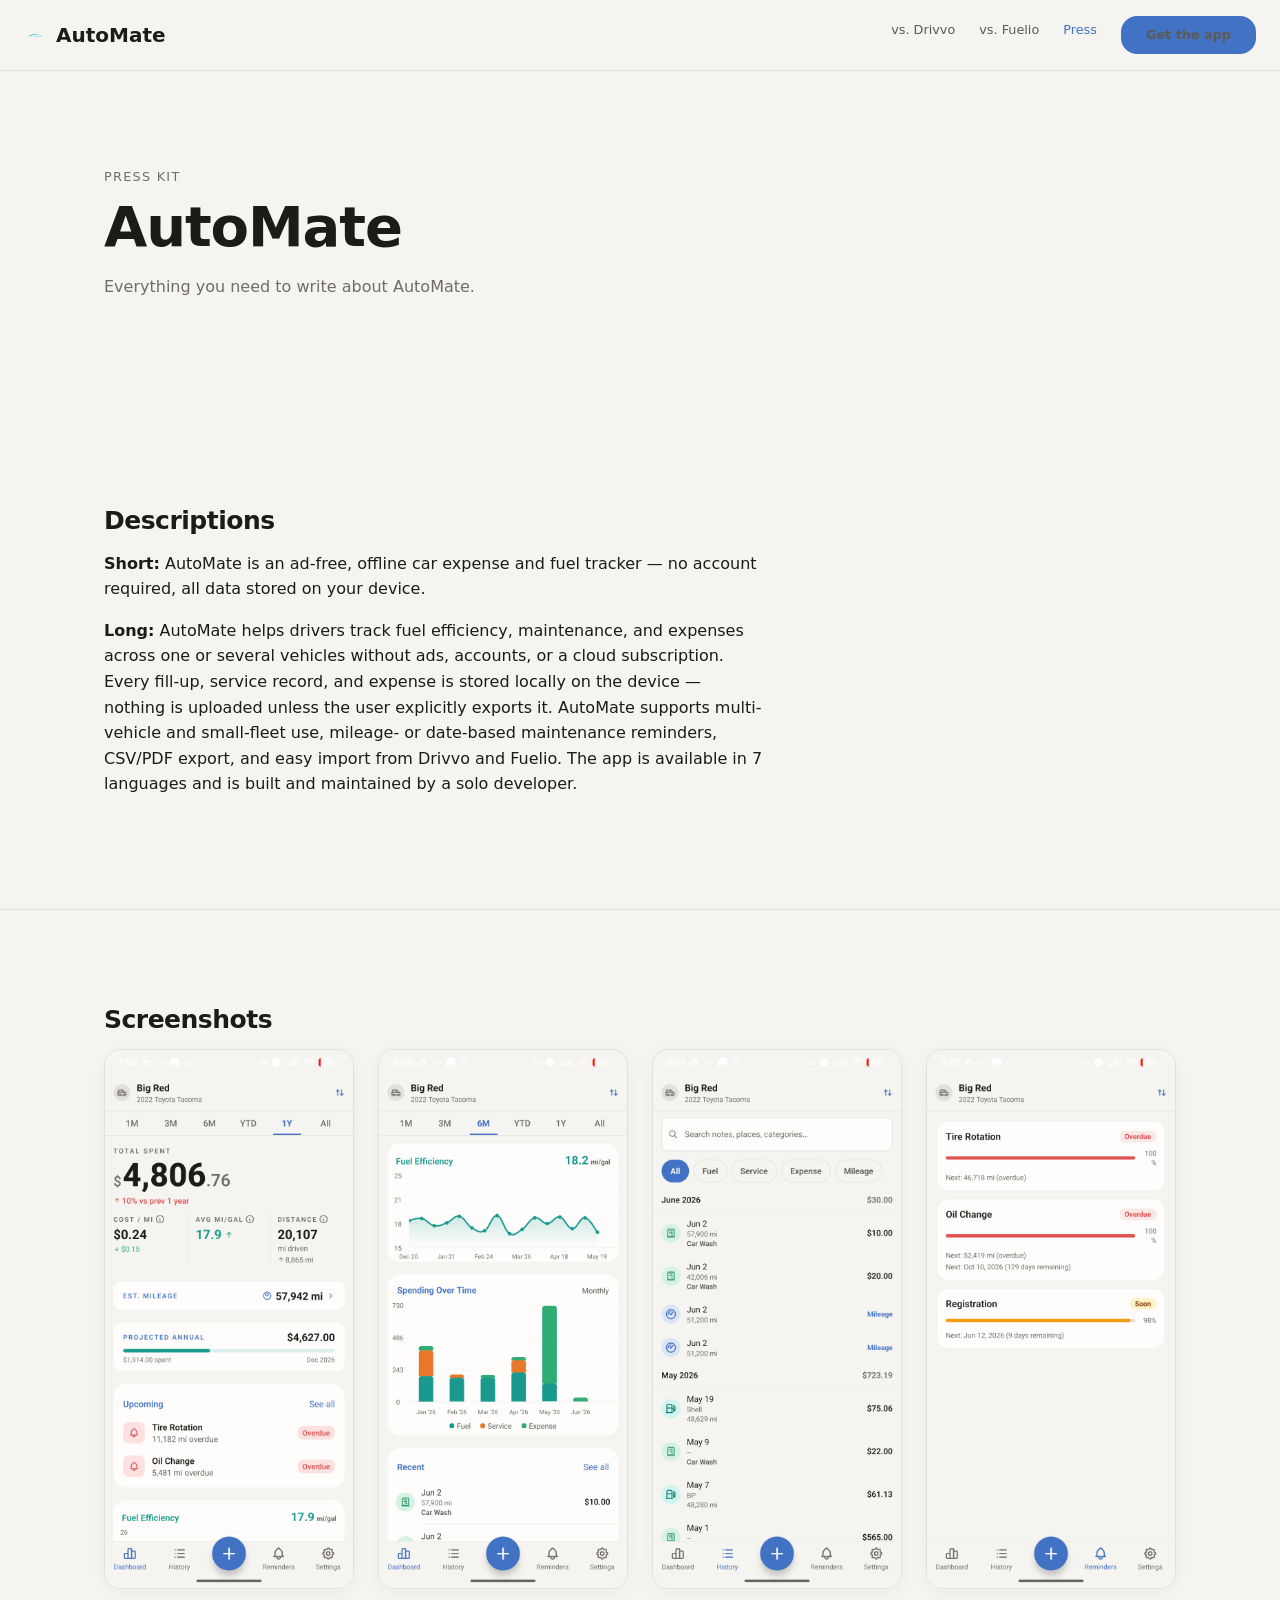
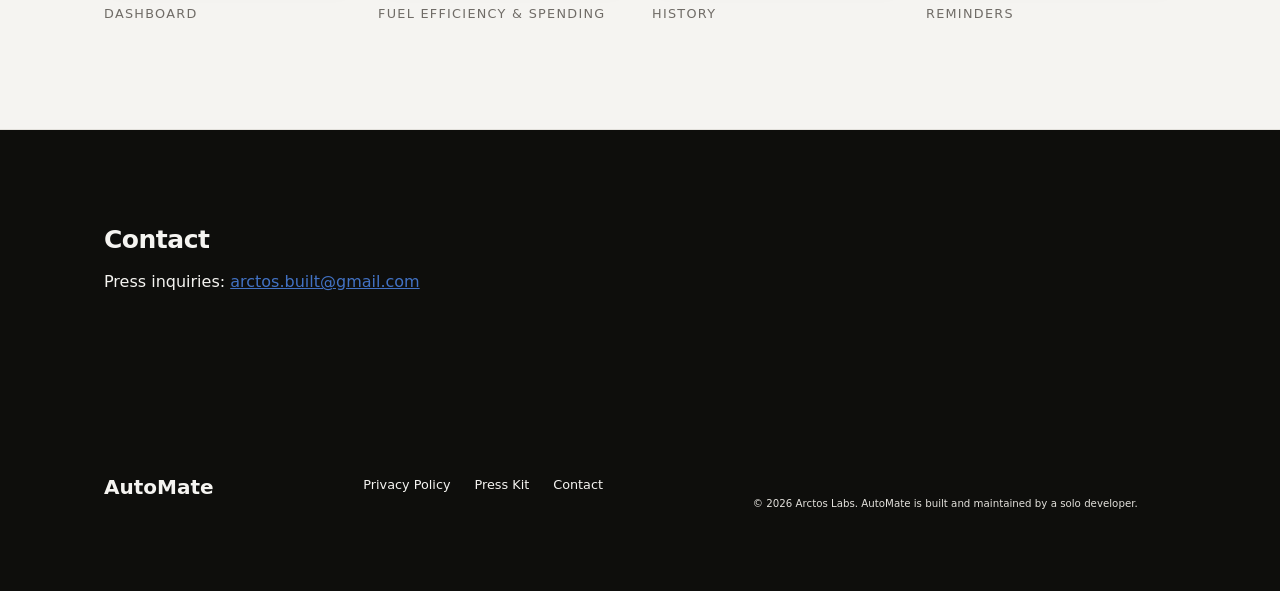
<file: press-kit/index.html>
<!DOCTYPE html>
<html lang="en">
<head>
<meta charset="UTF-8">
<meta name="viewport" content="width=device-width, initial-scale=1.0">
<title>Press Kit — AutoMate</title>
<meta name="description" content="AutoMate press kit: screenshots, short and long descriptions, and contact information for press inquiries.">
<link rel="canonical" href="https://banderberg.github.io/arctoslabs/press-kit/">
<link rel="icon" href="../assets/logo/automate-mark-dark.png">
<link rel="stylesheet" href="../tokens.css">
<link rel="stylesheet" href="../styles.css">
<style>
  .screenshot-grid { display: grid; grid-template-columns: repeat(auto-fit, minmax(min(100%, 12rem), 1fr)); gap: var(--space-lg); }
  .screenshot-grid img { width: 100%; border-radius: var(--radius-md); border: 1px solid var(--color-rule); box-shadow: var(--shadow-card); }
</style>
</head>
<body>

<nav class="nav" aria-label="Primary">
  <a class="nav__wordmark" href="/arctoslabs/" aria-label="AutoMate home">
    <img src="../assets/logo/automate-mark-light.png" alt="" width="24" height="24">
    AutoMate
  </a>
  <ul class="nav__links">
    <li><a href="../vs-drivvo/" aria-label="Compare AutoMate to Drivvo">vs. Drivvo</a></li>
    <li><a href="../vs-fuelio/" aria-label="Compare AutoMate to Fuelio">vs. Fuelio</a></li>
    <li><a href="../press-kit/" aria-current="page">Press</a></li>
    <li><a class="btn btn--primary" href="https://play.google.com/store/apps/details?id=com.arctosbuilt.automate" aria-label="Get AutoMate on Google Play">Get the app</a></li>
  </ul>
</nav>

<header class="section">
  <div class="container">
    <span class="eyebrow">Press Kit</span>
    <h1 style="font-size: var(--text-display-s);">AutoMate</h1>
    <p style="color: var(--color-muted);">Everything you need to write about AutoMate.</p>
  </div>
</header>

<section class="section">
  <div class="container">
    <h2 style="font-size: var(--text-lg);">Descriptions</h2>
    <p><strong>Short:</strong> AutoMate is an ad-free, offline car expense and fuel tracker — no account required, all data stored on your device.</p>
    <p><strong>Long:</strong> AutoMate helps drivers track fuel efficiency, maintenance, and expenses across one or several vehicles without ads, accounts, or a cloud subscription. Every fill-up, service record, and expense is stored locally on the device — nothing is uploaded unless the user explicitly exports it. AutoMate supports multi-vehicle and small-fleet use, mileage- or date-based maintenance reminders, CSV/PDF export, and easy import from Drivvo and Fuelio. The app is available in 7 languages and is built and maintained by a solo developer.</p>
  </div>
</section>

<section class="section">
  <div class="container">
    <h2 style="font-size: var(--text-lg);">Screenshots</h2>
    <div class="screenshot-grid">
      <figure style="margin: 0;">
        <img src="../assets/screenshots/dashboard.png" alt="AutoMate dashboard showing total spent, cost per mile, average MPG, and projected annual cost">
        <figcaption class="eyebrow" style="margin-top: var(--space-sm);">Dashboard</figcaption>
      </figure>
      <figure style="margin: 0;">
        <img src="../assets/screenshots/efficiency-spending.png" alt="AutoMate fuel efficiency trend chart and monthly spending breakdown by category">
        <figcaption class="eyebrow" style="margin-top: var(--space-sm);">Fuel efficiency &amp; spending</figcaption>
      </figure>
      <figure style="margin: 0;">
        <img src="../assets/screenshots/history.png" alt="AutoMate expense history list, filterable by fuel, service, expense, and mileage">
        <figcaption class="eyebrow" style="margin-top: var(--space-sm);">History</figcaption>
      </figure>
      <figure style="margin: 0;">
        <img src="../assets/screenshots/reminders.png" alt="AutoMate maintenance reminders showing tire rotation, oil change, and registration status">
        <figcaption class="eyebrow" style="margin-top: var(--space-sm);">Reminders</figcaption>
      </figure>
    </div>
  </div>
</section>

<section class="section section--dark">
  <div class="container">
    <h2 style="font-size: var(--text-lg);">Contact</h2>
    <p style="color: var(--color-ink-on-graphite);">Press inquiries: <a href="mailto:arctos.built@gmail.com">arctos.built@gmail.com</a></p>
  </div>
</section>

<footer class="footer">
  <div class="container">
    <a class="footer__wordmark" href="/arctoslabs/">AutoMate</a>
    <ul class="footer__links">
      <li><a href="../privacy-policy/">Privacy Policy</a></li>
      <li><a href="../press-kit/">Press Kit</a></li>
      <li><a href="mailto:arctos.built@gmail.com">Contact</a></li>
    </ul>
    <p class="footer__copyright">&copy; 2026 Arctos Labs. AutoMate is built and maintained by a solo developer.</p>
  </div>
</footer>

</body>
</html>
</file>
<file: tokens.css>
/* Hallmark · macrostructure: Stat-Led · genre: editorial
 * theme: app-tokens (sourced from automate-v2/DESIGN.md, not a Hallmark catalog/custom theme) · paper: #F5F4F1 · accent: #4272C4
 * display: system-ui · body: system-ui · axes: light / system-sans / cool (blue)
 * studied: no · context: reskinned to match the AutoMate app's own design system for site/app visual continuity · v2.0.0
 */
:root {
  /* — color (mirrors automate-v2 DESIGN.md warm-neutral palette + primary blue) — */
  --color-paper: #F5F4F1;
  --color-paper-2: #FEFDFB;
  --color-graphite: #0E0E0C;
  --color-graphite-2: #1A1917;
  --color-ink: #1C1B18;
  --color-ink-2: #5C5A55;
  --color-rule: #E2E0DB;
  --color-rule-dark: #2A2926;
  --color-muted: #706C67;
  --color-accent: #4272C4;
  --color-focus: #4272C4;
  --color-ink-on-graphite: #F5F4F1;
  --color-on-accent: #FFFFFF;

  /* — event-type colors (mirrors automate-v2 DESIGN.md: fuel/service/expense) — */
  --color-fuel: #1A9A8F;
  --color-service: #E8772B;
  --color-expense: #2EAD76;

  /* — type (app uses system font stack only, no custom fonts) — */
  --font-display: -apple-system, BlinkMacSystemFont, "Segoe UI", Roboto, system-ui, sans-serif;
  --font-body: -apple-system, BlinkMacSystemFont, "Segoe UI", Roboto, system-ui, sans-serif;

  /* — scale (1.25 major third, 16px base) — */
  --text-xs: 0.64rem;
  --text-sm: 0.8rem;
  --text-base: 1rem;
  --text-md: 1.25rem;
  --text-lg: 1.5625rem;
  --text-xl: 1.9531rem;
  --text-2xl: 2.4414rem;
  --text-3xl: 3.0518rem;
  --text-display: clamp(2.75rem, 5vw + 1rem, 5.25rem);
  --text-display-s: clamp(2rem, 3.5vw + 1rem, 3.5rem);

  /* — space (4pt scale) — */
  --space-xs: 0.25rem;
  --space-sm: 0.5rem;
  --space-md: 1rem;
  --space-lg: 1.5rem;
  --space-xl: 2.5rem;
  --space-2xl: 4rem;
  --space-3xl: 6rem;

  /* — motion — */
  --ease-out: cubic-bezier(0.16, 1, 0.3, 1);
  --ease-in: cubic-bezier(0.7, 0, 0.84, 0);
  --ease-in-out: cubic-bezier(0.65, 0, 0.35, 1);
  --dur-fast: 120ms;
  --dur-base: 200ms;
  --dur-slow: 360ms;

  /* — misc (radii mirror app's rounded-xl/2xl button + card scale) — */
  --radius-sm: 12px;
  --radius-md: 16px;
  --radius-lg: 20px;
  --shadow-card: 0 4px 16px rgba(28, 27, 24, 0.04);
  --measure: 65ch;
}

@media (prefers-reduced-motion: reduce) {
  :root {
    --dur-fast: 1ms;
    --dur-base: 1ms;
    --dur-slow: 1ms;
  }
}
</file>
<file: styles.css>
/* Hallmark · consumes tokens.css — shared components for all 5 pages */
*, *::before, *::after { box-sizing: border-box; }
html, body { overflow-x: clip; }
html { -webkit-text-size-adjust: 100%; }

body {
  margin: 0;
  background: var(--color-paper);
  color: var(--color-ink);
  font-family: var(--font-body);
  font-size: var(--text-base);
  line-height: 1.6;
  font-variant-numeric: tabular-nums;
}

h1, h2, h3 {
  font-family: var(--font-display);
  line-height: 1.1;
  letter-spacing: -0.02em;
  margin: 0 0 var(--space-md);
  overflow-wrap: anywhere;
  min-width: 0;
}
h1 { font-weight: 800; }
h2 { font-weight: 700; font-size: var(--text-2xl); }
h3 { font-weight: 500; font-size: var(--text-lg); }

p { margin: 0 0 var(--space-md); max-width: var(--measure); }
a { color: var(--color-accent); }
a:focus-visible, button:focus-visible, details > summary:focus-visible {
  outline: 2px solid var(--color-focus);
  outline-offset: 2px;
  transition: none;
}

.container {
  max-width: 1120px;
  margin: 0 auto;
  padding: 0 var(--space-lg);
}

.eyebrow {
  font-family: var(--font-display);
  font-size: var(--text-sm);
  letter-spacing: 0.1em;
  text-transform: uppercase;
  color: var(--color-muted);
  display: block;
  margin-bottom: var(--space-sm);
}

/* — section rhythm — */
.section { padding: var(--space-3xl) 0; border-bottom: 1px solid var(--color-rule); }
.section:last-of-type { border-bottom: none; }
.section--dark {
  background: var(--color-graphite);
  color: var(--color-ink-on-graphite);
  border-bottom-color: var(--color-rule-dark);
}
.section--dark .eyebrow { color: var(--color-accent); }
.section--dark a { color: var(--color-accent); }

/* — nav (N9 edge-aligned minimal) — */
.nav {
  display: flex;
  align-items: center;
  justify-content: space-between;
  gap: var(--space-md);
  padding: var(--space-md) var(--space-lg);
  border-bottom: 1px solid var(--color-rule);
  flex-wrap: wrap;
}
.nav__wordmark {
  font-family: var(--font-display);
  font-weight: 700;
  font-size: var(--text-md);
  color: var(--color-ink);
  text-decoration: none;
  display: flex;
  align-items: center;
  gap: var(--space-sm);
}
.nav__wordmark img { height: 1.5rem; width: auto; }
.nav__links {
  display: flex;
  gap: var(--space-lg);
  list-style: none;
  margin: 0;
  padding: 0;
  flex-wrap: wrap;
}
.nav__links a {
  color: var(--color-ink-2);
  text-decoration: none;
  font-size: var(--text-sm);
  white-space: nowrap;
}
.nav__links a:hover, .nav__links a[aria-current="page"] { color: var(--color-accent); }

/* — footer (Ft6 letter-close voice, graphite band) — */
.footer {
  background: var(--color-graphite);
  color: var(--color-ink-on-graphite);
  padding: var(--space-2xl) 0;
}
.footer .container {
  display: flex;
  flex-wrap: wrap;
  justify-content: space-between;
  align-items: flex-start;
  gap: var(--space-xl);
}
.footer__wordmark {
  font-family: var(--font-display);
  font-weight: 700;
  color: var(--color-ink-on-graphite);
  text-decoration: none;
  font-size: var(--text-md);
}
.footer__links {
  display: flex;
  gap: var(--space-lg);
  list-style: none;
  margin: 0;
  padding: 0;
  flex-wrap: wrap;
}
.footer__links a { color: var(--color-ink-on-graphite); font-size: var(--text-sm); text-decoration: none; }
.footer__links a:hover { color: var(--color-accent); }
.footer__copyright { color: var(--color-rule); font-size: var(--text-xs); width: 100%; margin-top: var(--space-lg); }

/* — buttons — */
.btn {
  display: inline-flex;
  align-items: center;
  gap: var(--space-sm);
  padding: var(--space-sm) var(--space-lg);
  border-radius: var(--radius-md);
  font-family: var(--font-display);
  font-size: var(--text-sm);
  font-weight: 600;
  text-decoration: none;
  border: 1px solid transparent;
  cursor: pointer;
  transition: transform var(--dur-fast) var(--ease-out), background var(--dur-base) var(--ease-out);
  white-space: nowrap;
}
.btn:active { opacity: 0.85; }
.btn--primary { background: var(--color-accent); color: var(--color-on-accent); }
.btn--primary:hover { opacity: 0.92; }
.btn--secondary {
  background: transparent;
  border-color: currentColor;
  color: inherit;
}
.section--dark .btn--secondary { color: var(--color-ink-on-graphite); }

/* — odometer stat block (hero) — */
.stat-block { text-align: left; }
.stat-block__figure {
  font-family: var(--font-display);
  font-weight: 800;
  font-size: var(--text-display);
  line-height: 1;
  color: var(--color-ink-on-graphite);
  border-bottom: 3px solid var(--color-accent);
  display: inline-block;
  padding-bottom: var(--space-xs);
}
.stat-block__label {
  font-size: var(--text-md);
  color: var(--color-rule);
  margin-top: var(--space-md);
  max-width: 40ch;
}

/* — feature grid (2-col on tablet+, 1-col mobile) — */
.feature-grid {
  display: grid;
  grid-template-columns: repeat(auto-fit, minmax(min(100%, 20rem), 1fr));
  gap: var(--space-xl);
}
.feature-grid__icon { color: var(--color-accent); margin-bottom: var(--space-sm); }
.feature-grid__icon svg { width: 2rem; height: 2rem; transition: transform var(--dur-base) var(--ease-out); }
.feature-grid__item:hover .feature-grid__icon svg { transform: translateY(-2px); }

.stat-block__figure-suffix { font-weight: 600; color: var(--color-ink-2); }

/* — comparison table (spec-sheet style) — */
.compare-table-wrap { overflow-x: auto; }
.compare-table {
  width: 100%;
  border-collapse: collapse;
  font-size: var(--text-sm);
  min-width: 36rem;
}
.compare-table th, .compare-table td {
  padding: var(--space-sm) var(--space-md);
  border-bottom: 1px solid var(--color-rule);
  text-align: left;
}
.compare-table thead th {
  background: var(--color-graphite);
  color: var(--color-ink-on-graphite);
  font-family: var(--font-display);
  font-weight: 500;
  position: sticky;
  top: 0;
}
.compare-table td:first-child, .compare-table th:first-child { font-weight: 600; }
.compare-table .yes { color: var(--color-accent); font-weight: 700; }
.compare-table .no { color: var(--color-muted); }

/* — responsive floor — */
@media (max-width: 480px) {
  .nav { padding: var(--space-sm) var(--space-md); }
  .section { padding: var(--space-2xl) 0; }
}
</file>
